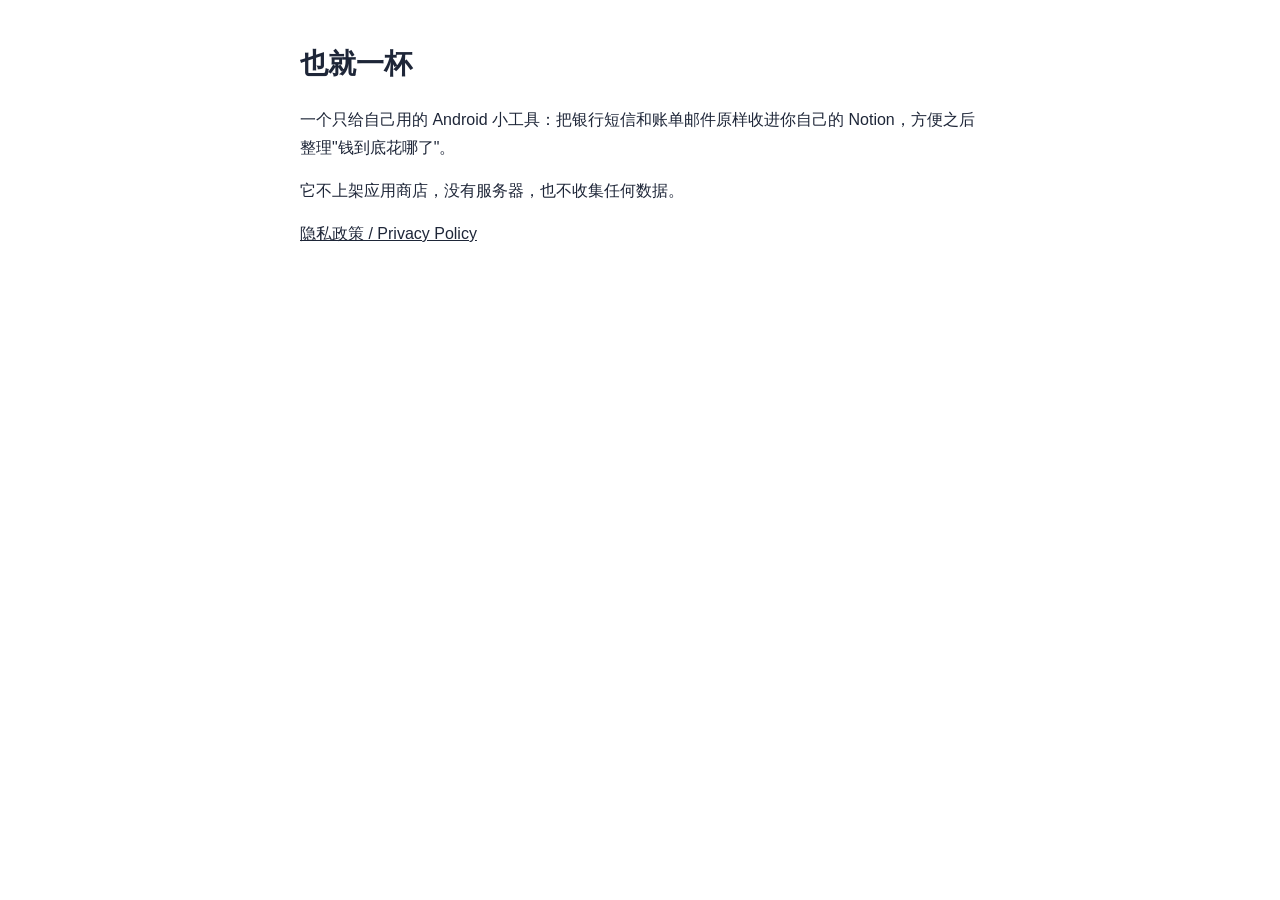
<file: index.html>
<!doctype html>
<html lang="zh-CN"><head><meta charset="utf-8"><meta name="viewport" content="width=device-width,initial-scale=1">
<title>也就一杯</title><link rel="stylesheet" href="style.css"></head><body>
<h1>也就一杯</h1>
<p>一个只给自己用的 Android 小工具：把银行短信和账单邮件原样收进你自己的 Notion，方便之后整理"钱到底花哪了"。</p>
<p>它不上架应用商店，没有服务器，也不收集任何数据。</p>
<p><a href="privacy.html">隐私政策 / Privacy Policy</a></p>
</body></html>
</file>
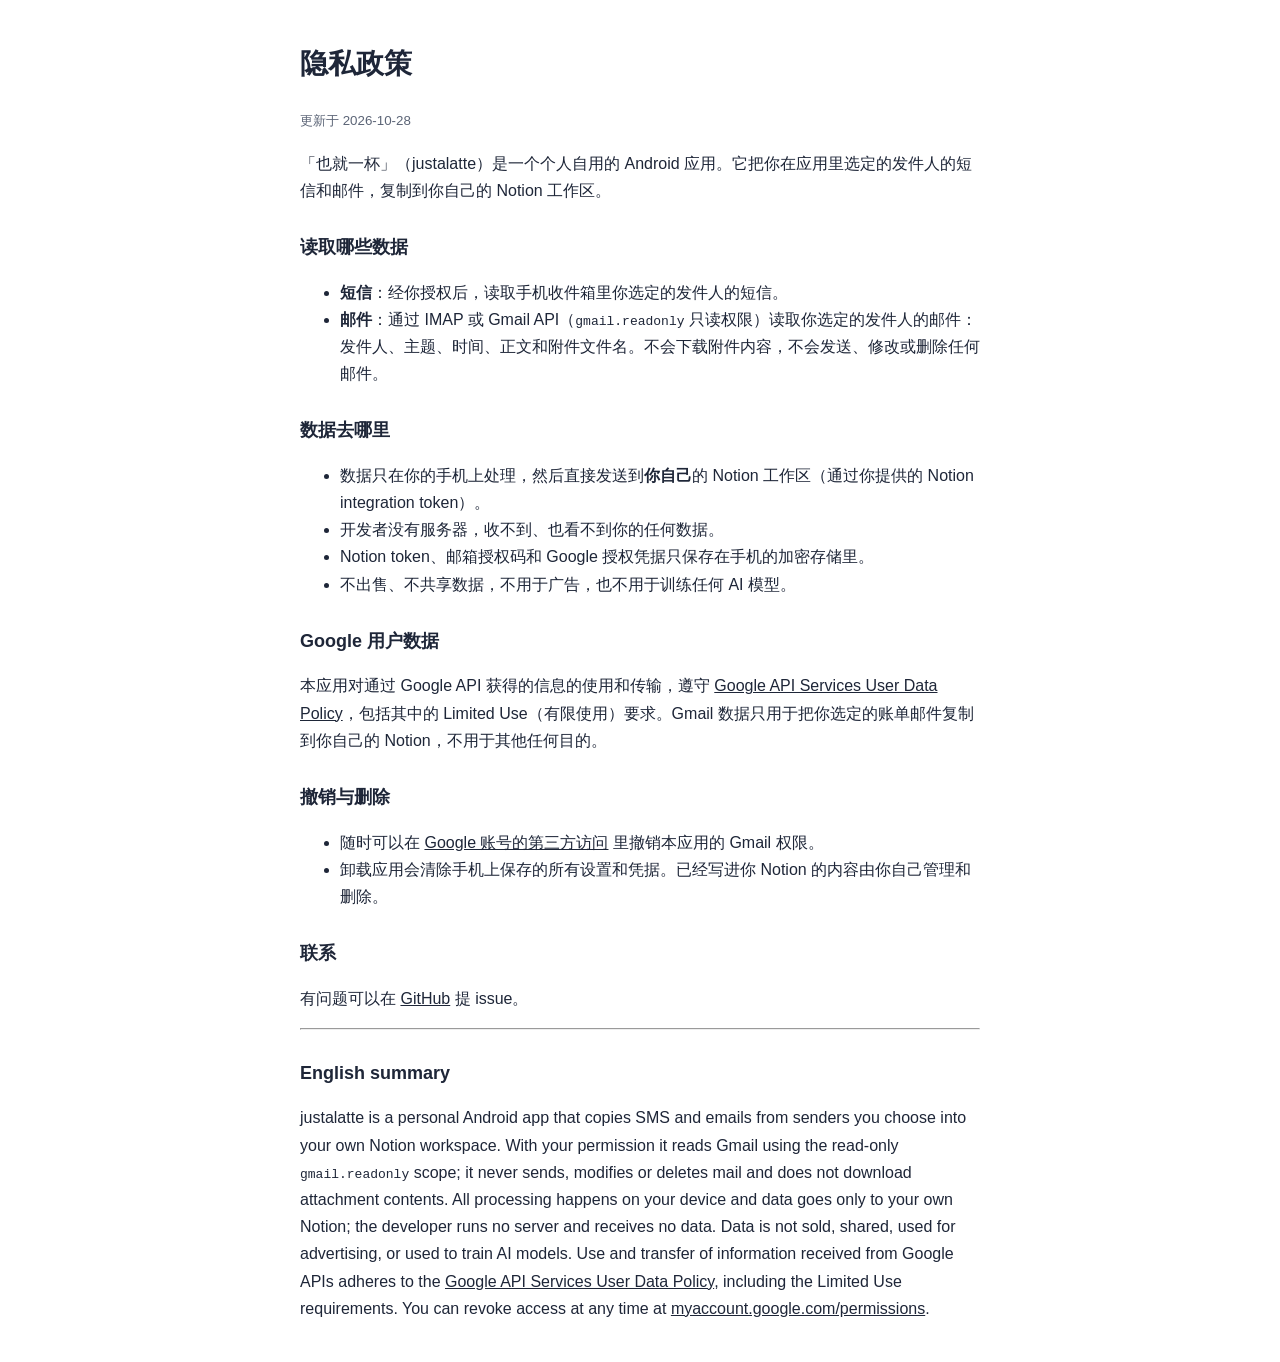
<file: privacy.html>
<!doctype html>
<html lang="zh-CN"><head><meta charset="utf-8"><meta name="viewport" content="width=device-width,initial-scale=1">
<title>也就一杯 · 隐私政策</title><link rel="stylesheet" href="style.css"></head><body>
<h1>隐私政策</h1>
<p><small>更新于 2026-10-28</small></p>

<p>「也就一杯」（justalatte）是一个个人自用的 Android 应用。它把你在应用里选定的发件人的短信和邮件，复制到你自己的 Notion 工作区。</p>

<h2>读取哪些数据</h2>
<ul>
<li><b>短信</b>：经你授权后，读取手机收件箱里你选定的发件人的短信。</li>
<li><b>邮件</b>：通过 IMAP 或 Gmail API（<code>gmail.readonly</code> 只读权限）读取你选定的发件人的邮件：发件人、主题、时间、正文和附件文件名。不会下载附件内容，不会发送、修改或删除任何邮件。</li>
</ul>

<h2>数据去哪里</h2>
<ul>
<li>数据只在你的手机上处理，然后直接发送到<b>你自己</b>的 Notion 工作区（通过你提供的 Notion integration token）。</li>
<li>开发者没有服务器，收不到、也看不到你的任何数据。</li>
<li>Notion token、邮箱授权码和 Google 授权凭据只保存在手机的加密存储里。</li>
<li>不出售、不共享数据，不用于广告，也不用于训练任何 AI 模型。</li>
</ul>

<h2>Google 用户数据</h2>
<p>本应用对通过 Google API 获得的信息的使用和传输，遵守 <a href="https://developers.google.com/terms/api-services-user-data-policy">Google API Services User Data Policy</a>，包括其中的 Limited Use（有限使用）要求。Gmail 数据只用于把你选定的账单邮件复制到你自己的 Notion，不用于其他任何目的。</p>

<h2>撤销与删除</h2>
<ul>
<li>随时可以在 <a href="https://myaccount.google.com/permissions">Google 账号的第三方访问</a> 里撤销本应用的 Gmail 权限。</li>
<li>卸载应用会清除手机上保存的所有设置和凭据。已经写进你 Notion 的内容由你自己管理和删除。</li>
</ul>

<h2>联系</h2>
<p>有问题可以在 <a href="https://github.com/3927o/justalatte-site/issues">GitHub</a> 提 issue。</p>

<hr>
<h2>English summary</h2>
<p>justalatte is a personal Android app that copies SMS and emails from senders you choose into your own Notion workspace. With your permission it reads Gmail using the read-only <code>gmail.readonly</code> scope; it never sends, modifies or deletes mail and does not download attachment contents. All processing happens on your device and data goes only to your own Notion; the developer runs no server and receives no data. Data is not sold, shared, used for advertising, or used to train AI models. Use and transfer of information received from Google APIs adheres to the <a href="https://developers.google.com/terms/api-services-user-data-policy">Google API Services User Data Policy</a>, including the Limited Use requirements. You can revoke access at any time at <a href="https://myaccount.google.com/permissions">myaccount.google.com/permissions</a>.</p>
</body></html>
</file>
<file: style.css>
body{font-family:-apple-system,"PingFang SC","Noto Sans SC",sans-serif;max-width:680px;margin:40px auto;padding:0 20px;color:#1E2638;line-height:1.7}
h1{font-size:28px}h2{font-size:18px;margin-top:28px}a{color:#1E2638}small{color:#5B6476}
</file>
